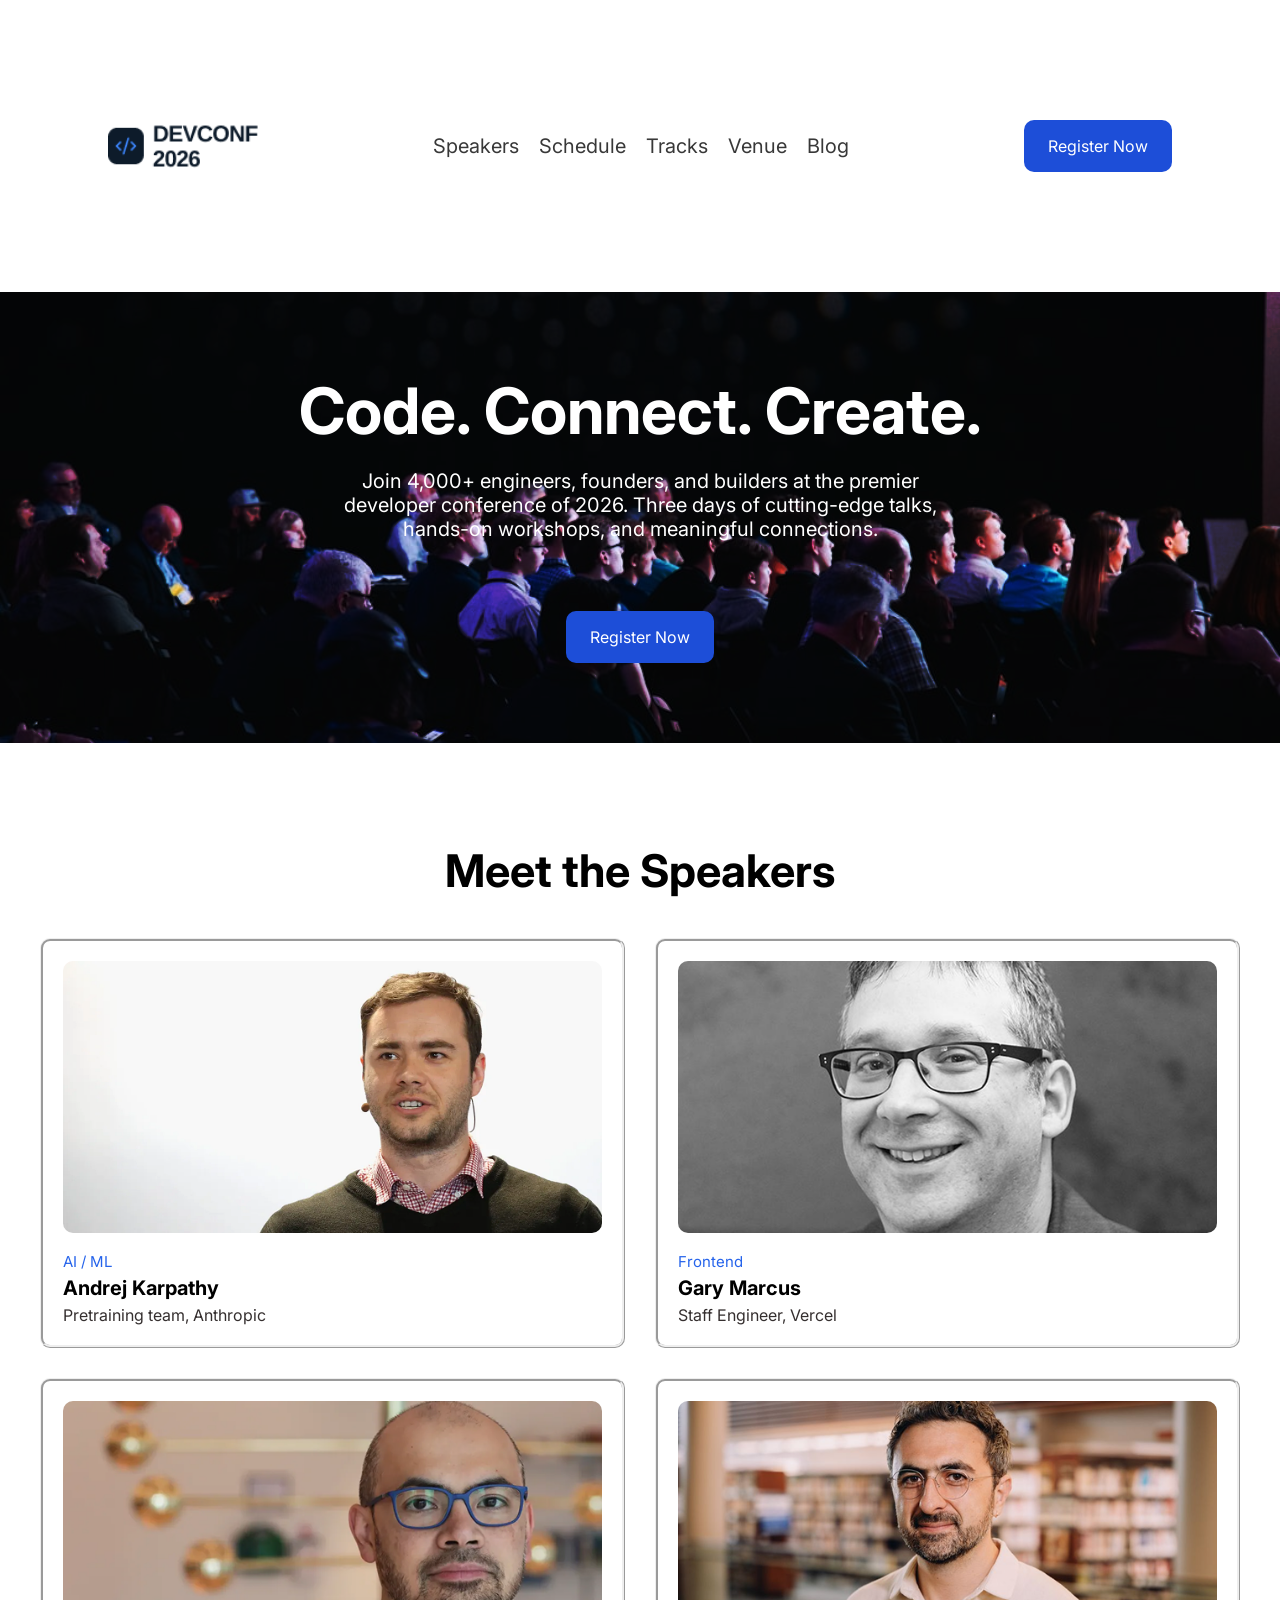
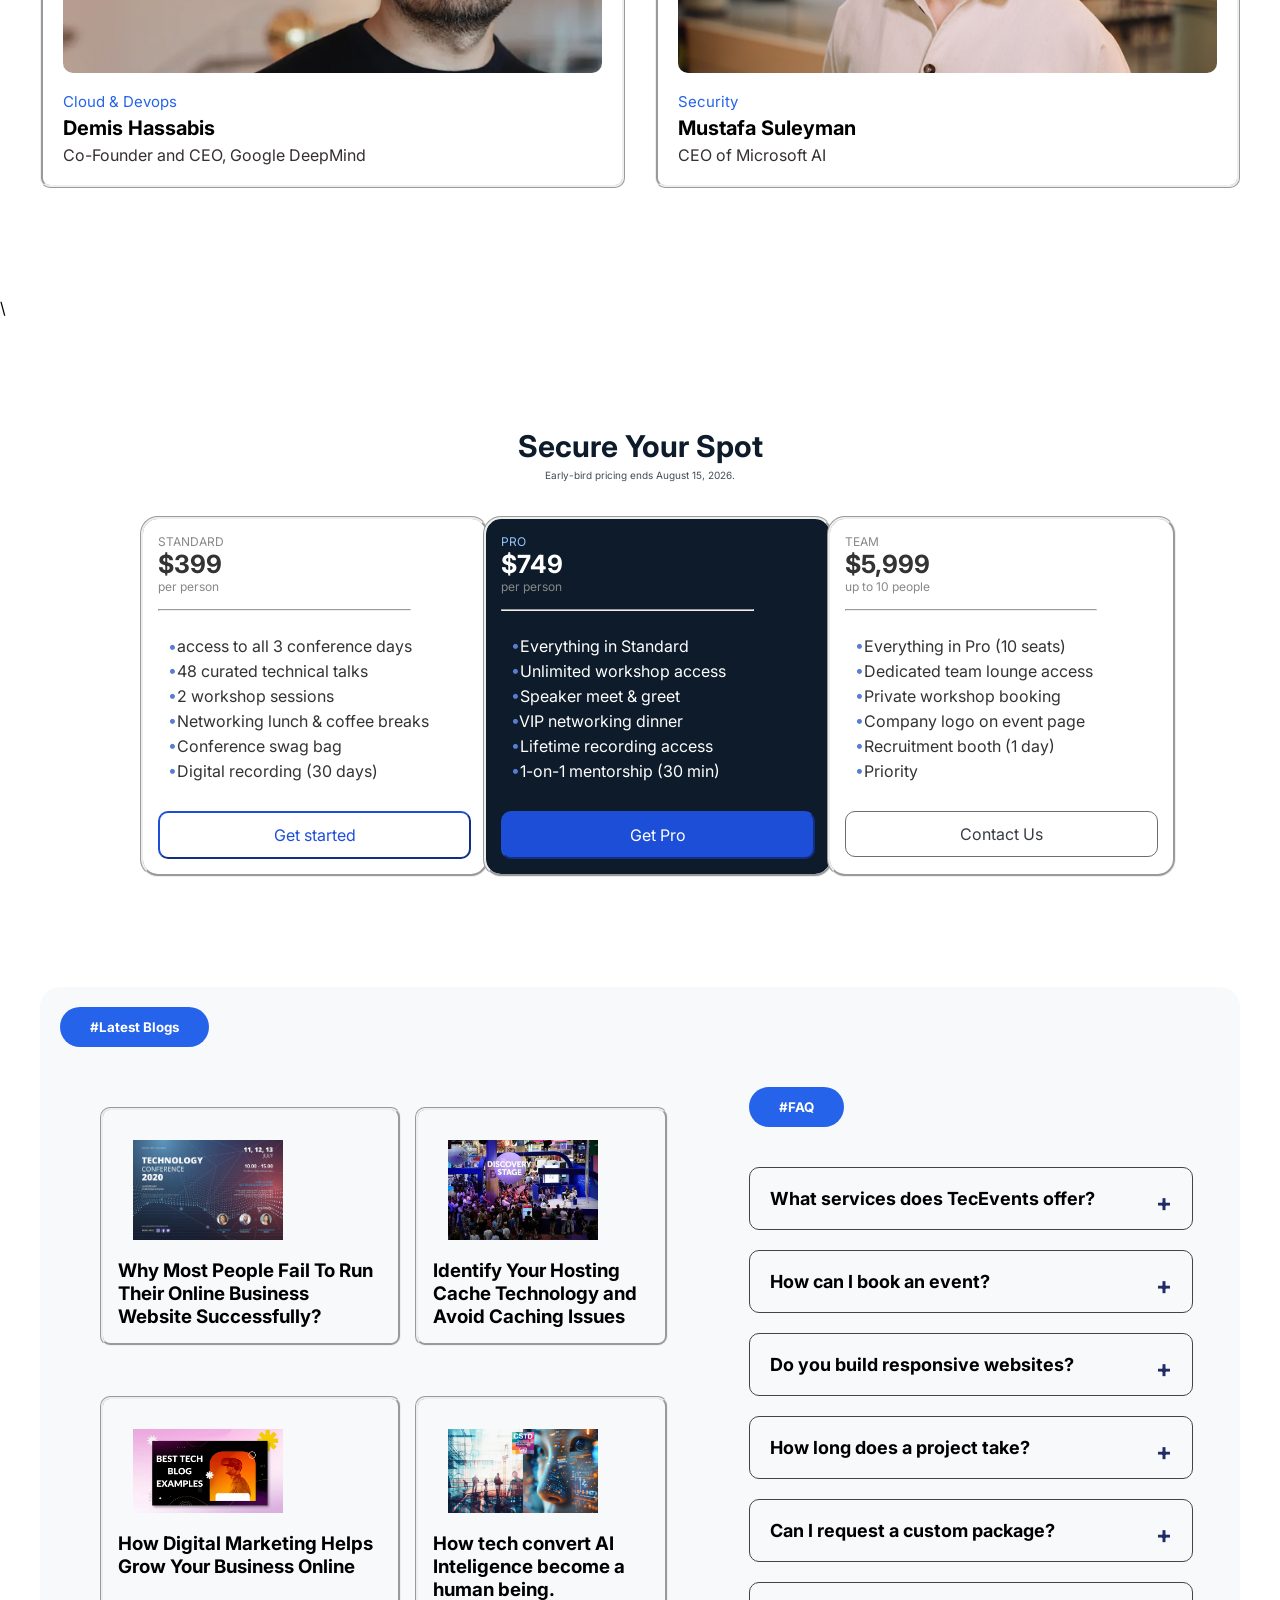
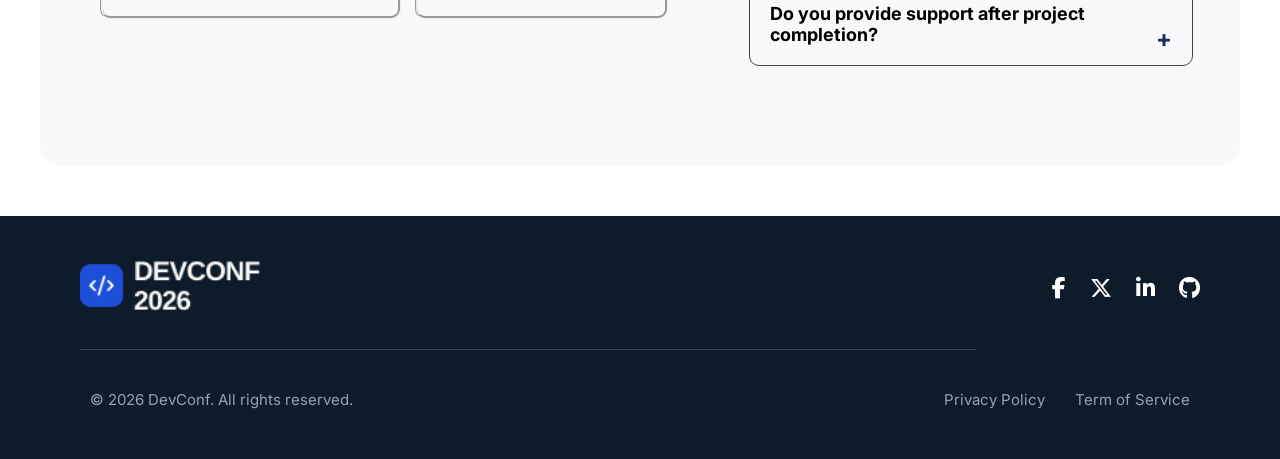
<file: index.html>
<!doctype html>
<html lang="en">
  <head>
    <meta charset="UTF-8" />
    <meta name="viewport" content="width=device-width, initial-scale=1.0" />
    <title>Document</title>
    <link rel="stylesheet" href="./styles.css" />
    <!-- google fonts -->
    <link rel="preconnect" href="https://fonts.googleapis.com" />
    <link rel="preconnect" href="https://fonts.gstatic.com" crossorigin />
    <link
      href="https://fonts.googleapis.com/css2?family=Inter:ital,opsz,wght@0,14..32,100..900;1,14..32,100..900&family=Open+Sans:ital,wght@0,300..800;1,300..800&display=swap"
      rel="stylesheet"
    />
    <link
      rel="stylesheet"
      href="https://cdnjs.cloudflare.com/ajax/libs/font-awesome/6.7.2/css/all.min.css"
    />
  </head>
  <!-- navigation section -->
  <body>
    <header>
      <div class="container">
        <nav class="nav-bar">
          <img src="./images/logo.png" alt="logo" />
          <ul class="nav-iteam">
            <li><a href="#speakers">Speakers</a></li>
            <li><a href="#Schedule">Schedule</a></li>
            <li><a href="#Tracks">Tracks</a></li>
            <li><a href="#Venue">Venue</a></li>
            <li><a href="#Blog">Blog</a></li>
          </ul>
          <button class="common-btn">Register Now</button>
        </nav>
      </div>
    </header>
    <!-- hero section -->
    <main>
      <section class="hero">
        <div class="hero-root">
          <h1>Code. Connect. Create.</h1>
          <p>
            Join 4,000+ engineers, founders, and builders at the premier
            developer conference of 2026. Three days of cutting-edge talks,
            hands-on workshops, and meaningful connections.
          </p>
          <button class="common-btn">Register Now</button>
        </div>
      </section>
    </main>
    <!-- end hero section -->
    <!-- speakers section -->
    <section class="speak-root">
      <div class="speakers-h"><h2>Meet the Speakers</h2></div>
      <div class="speakers">
        <div class="speakers-id">
          <img src="./images/andrej.png" alt="andrej karpathy" />
          <span class="skill">AI / ML</span>
          <h3>Andrej Karpathy</h3>
          <p>Pretraining team, Anthropic</p>
        </div>
        <div class="speakers-id">
          <img src="./images/gary.png" alt="Gary Marcus" />
          <span class="skill">Frontend</span>
          <h3>Gary Marcus</h3>
          <p>Staff Engineer, Vercel</p>
        </div>
        <div class="speakers-id">
          <img src="./images/demis.png" alt="demis hassabis" />
          <span class="skill">Cloud & Devops</span>
          <h3>Demis Hassabis</h3>
          <p>Co-Founder and CEO, Google DeepMind</p>
        </div>
        <div class="speakers-id">
          <img src="./images/mustafa.png" alt="mustafa" />
          <span class="skill">Security</span>
          <h3>Mustafa Suleyman</h3>
          <p>CEO of Microsoft AI</p>
        </div>
      </div>
    </section>
    <!-- end speakers section -->

    <!-- pricing plan -->\
    <section class="spot">
      <div class="premium-plan">
        <h3>Secure Your Spot</h3>
        <p>Early-bird pricing ends August 15, 2026.</p>
      </div>
      <div class="premium-card">
        <div class="card one">
          <p>STANDARD</p>
          <h3>$399</h3>
          <p>per person</p>
          <hr />
          <ul class="p-offers">
            <li>access to all 3 conference days</li>
            <li>48 curated technical talks</li>
            <li>2 workshop sessions</li>
            <li>Networking lunch & coffee breaks</li>
            <li>Conference swag bag</li>
            <li>Digital recording (30 days)</li>
          </ul>
          <button class="offers-btn-one">Get started</button>
        </div>
        <div class="card two">
          <p style="color: #93c5fd">PRO</p>
          <h3>$749</h3>
          <p>per person</p>
          <hr />
          <ul class="p-offers">
            <li>Everything in Standard</li>
            <li>Unlimited workshop access</li>
            <li>Speaker meet & greet</li>
            <li>VIP networking dinner</li>
            <li>Lifetime recording access</li>
            <li>1-on-1 mentorship (30 min)</li>
          </ul>
          <button class="offers-btn-two">Get Pro</button>
        </div>
        <div class="card three">
          <p>TEAM</p>
          <h3>$5,999</h3>
          <p>up to 10 people</p>
          <hr />
          <ul class="p-offers">
            <li>Everything in Pro (10 seats)</li>
            <li>Dedicated team lounge access</li>
            <li>Private workshop booking</li>
            <li>Company logo on event page</li>
            <li>Recruitment booth (1 day)</li>
            <li>Priority</li>
          </ul>
          <button class="offers-btn-three">Contact Us</button>
        </div>
      </div>
    </section>
    <!--Close plan card-->


    <!--#faq-->
     </div>

    <section class="btm-container">
      <div class="blog">

    <button class="btn"> #Latest Blogs</button>

    <div class="blog-container">

        <!-- Blog Card 1 -->
        <div class="card">
            <img src="./images/event 3.avif" alt="Blog photo">

            <h3>Why Most People Fail To Run Their Online Business Website Successfully?</h3>
        </div>

        <!-- Blog Card 2 -->
        <div class="card">
            <img src="./images/event one.png" alt="Blog photo">

            <h3>Identify Your Hosting Cache Technology and Avoid Caching Issues</h3>
        </div>

        <!-- Blog Card 3 -->
        <div class="card">
            <img src="./images/event two.webp" alt="Blog photo">

            <h3>How Digital Marketing Helps Grow Your Business Online</h3>
        </div>
        <!-- Blog Card 4 -->
        <div class="card">
            <img src="./images/event 4.jpg" alt="Blog photo">

            <h3>How tech convert AI Inteligence become a human being.</h3>
        </div>

    </div>

</div>
     
        
          <div  class="faq-container">
            <div class="faq"> 
              <button class="btn">#FAQ</button>
        <details >
            <summary>What services does TecEvents offer?</summary>

            <p>
                We provide event management, AI & ML Engineering, UI/UX, Web development, Cyber Secuirty, Web design.
            </p>
        </details>

        <!-- FAQ 2 -->
        <details>
            <summary>How can I book an event?</summary>

            <p>
                Contact us through our website or phone number.
                Our team will guide you through the booking process.
            </p>
        </details>

        <!-- FAQ 3 -->
        <details>
            <summary>Do you build responsive websites?</summary>

            <p>
                Yes. Every website we develop is fully responsive
                and works smoothly on mobile, tablet, and desktop.
            </p>
        </details>

        <!-- FAQ 4 -->
        <details>
            <summary>How long does a project take?</summary>

            <p>
                Project duration depends on complexity. Most
                websites take between 2–6 weeks.
            </p>
        </details>

        <!-- FAQ 5 -->
        <details>
            <summary>Can I request a custom package?</summary>

            <p>
                Absolutely! We create custom service packages
                based on your business needs and budget.
            </p>
        </details>

        <!-- FAQ 6 -->
        <details>
            <summary>Do you provide support after project completion?</summary>

            <p>
                Yes. We offer maintenance and technical support
                after your project is delivered.
            </p>
        </details>


          </div>
        </div>  
  
      
    </section>


    <!-- footer -->

    <footer class="footer">
      <div class="footer-top">
        <div class="logo">
          <img src="./images/footer-logo.png" alt="DevConf Logo" />
        </div>

        <div class="social-links">
          <a href="#"><i class="fa-brands fa-facebook-f"></i></a>
          <a href="#"><i class="fa-brands fa-x-twitter"></i></a>
          <a href="#"><i class="fa-brands fa-linkedin-in"></i></a>
          <a href="#"><i class="fa-brands fa-github"></i></a>
        </div>
      </div>

      <hr />

      <div class="footer-bottom">
        <p>&copy; 2026 DevConf. All rights reserved.</p>
        <div class="footer-span">
          <span>Privacy Policy</span>
          <span>Term of Service</span>
        </div>

      </div>
    </footer>
  </body>
</html>
</file>
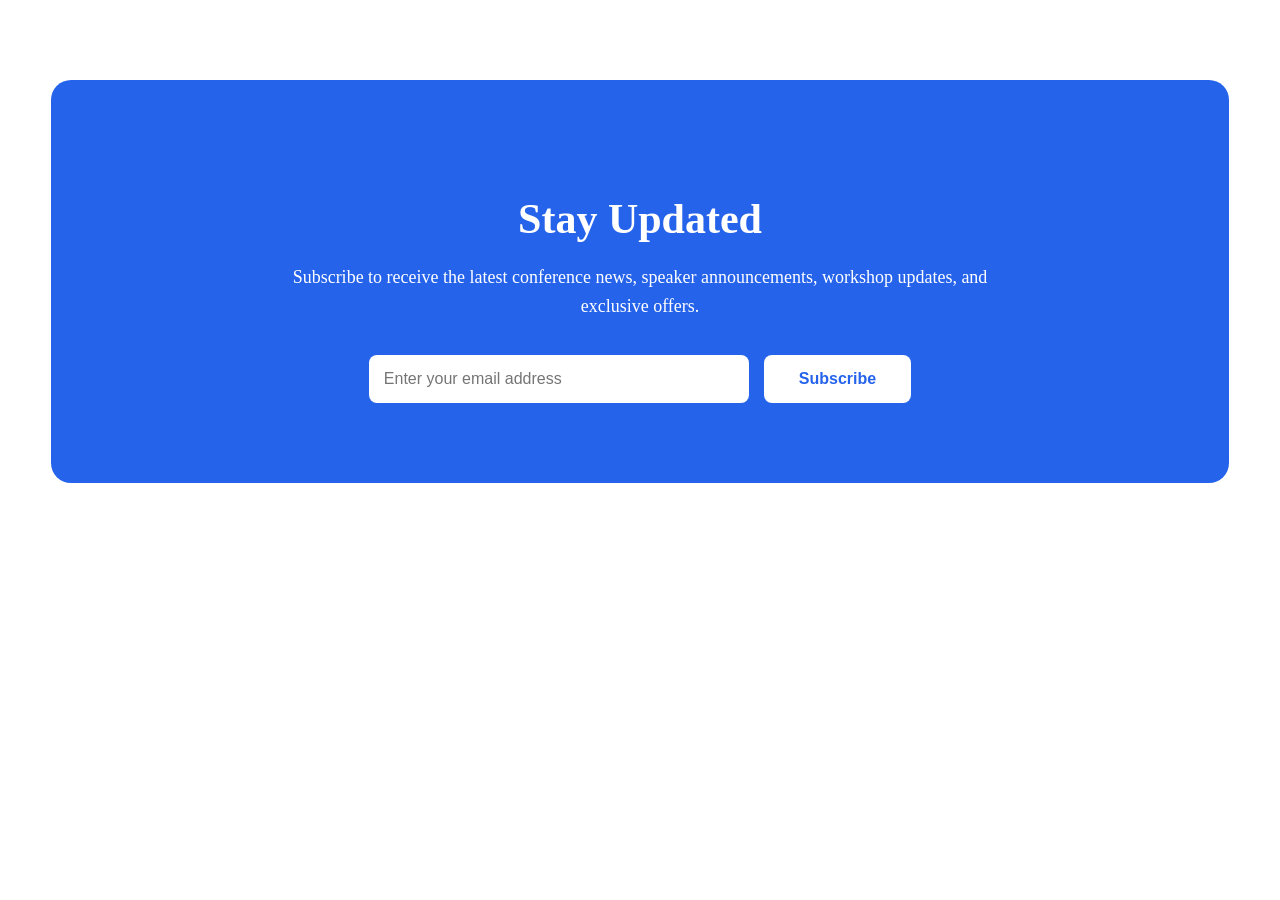
<file: html.html>
<!DOCTYPE html>
<html lang="en">
<head>
    <meta charset="UTF-8">
    <meta name="viewport" content="width=device-width, initial-scale=1.0">
    <title>Document</title>
    <style>
        .newsletter{
    background:#2563eb;
    color:white;
    padding:80px 20px;
    text-align:center;
    border-radius:20px;
    margin:80px auto;
    width:90%;
    max-width:1200px;
}

.newsletter h2{
    font-size:42px;
    margin-bottom:20px;
}

.newsletter p{
    font-size:18px;
    max-width:700px;
    margin:0 auto 35px;
    line-height:1.6;
}

.newsletter-form{
    display:flex;
    justify-content:center;
    gap:15px;
    flex-wrap:wrap;
}

.newsletter-form input{
    width:350px;
    padding:15px;
    border:none;
    border-radius:8px;
    font-size:16px;
}

.newsletter-form button{
    padding:15px 35px;
    border:none;
    background:white;
    color:#2563eb;
    font-size:16px;
    font-weight:bold;
    border-radius:8px;
    cursor:pointer;
    transition:.3s;
}

.newsletter-form button:hover{
    background:#dbeafe;
}
    </style>
</head>
<body>
    
</body>
</html>
<section class="newsletter">
    <div class="newsletter-content">
        <h2>Stay Updated</h2>

        <p>
            Subscribe to receive the latest conference news,
            speaker announcements, workshop updates, and exclusive offers.
        </p>

        <form class="newsletter-form">
            <input
                type="email"
                placeholder="Enter your email address"
            >

            <button type="submit">
                Subscribe
            </button>
        </form>
    </div>
</section>
</file>
<file: styles.css>
*{
    margin: 0;
    padding: 0;
    font-family: "Inter", sans-serif;
}
header{
    padding:0 8px;
    margin-top: 0;  
}

img{
    width: 150px;
    height: auto;
}
.container{
 max-width: 1200px;
 margin: auto;
 font-size: 20px;
}

 .nav-bar{
    display: flex;
    justify-content: space-between;
    align-items: center;
    padding: 20px 0;
}
.nav-iteam{
    display: flex;
    gap: 20px;
    list-style: none;
    text-decoration: none;

}


/*button*/

.common-btn{
    padding: 16px 24px;
    background-color: #1d4ed8FF;
    color: #fff;
    border: none;
    font-size: 16px;
    border-radius: 10px;
    cursor: pointer;
}
.nav-iteam a{
    color:hsl(0, 0%, 22%);
    text-decoration: none;
}
/*hero*/
.hero {
    margin: auto;
    max-width: 1280px;

}
.hero-root{
    display: flex;
    flex-direction: column;
    justify-content: center;
    align-items: center;
    text-align: center;
    padding: 80px 0;
    background-blend-mode: overlay;
    background-position: center;
     background-image:
    linear-gradient(rgba(0,0,0,.6),rgba(0,0,0,.6)),
    url("./images/banner.png");

    background-size:cover;
    background-position:center;
    background-repeat:no-repeat;
}
.hero h1{
font-size: 64px;
color: #fff;
}
.hero p{
    font-size: 20px;
    margin: 20px 0;
    width: 50%;
    padding-bottom: 50px;
    color: #fff;
}
.container{
    padding: 100px; 
}
.container h2{
    font-size: 32px;
    margin-bottom: 30px;
    text-align: center;
}
/*speakers*/
.speak-root{
    max-width:1200px;
    margin:80px auto;
    padding:20px;
   
}
/*header-speaker*/

.speakers-h{
    text-align:center;
    margin-bottom:40px;
    font-size: 30px;
    font-weight: bold;
    
}

.speakers{
    display:grid;
    grid-template-columns:repeat(2,1fr);
    gap:30px;
    margin-bottom: 10px;
}

.speakers-id{
    border-radius:10px;
    padding:20px;
    text-align:left;
    border-style: ridge;
}


.speakers-id img{
    width:100%;
    border-radius:10px;
}

.skill{
    display:inline-block;
    color:#2563EB;  
    margin-bottom: 5px;
    margin-top:15px;
    font-size: 15px;
}


.speakers-id p{
    padding-top: 5px;
    color:#352f2f;
}
.speakers-id h3{
    font-size: 20px;
}
/*speakers end*/    

/*pricing plan*/
hr{
    max-width: 80%;
    margin: 15px 0;
}
.premium-plan h3{
    text-align:center;
    margin-bottom:5px;
    font-size: 30px;
    font-weight: bold;
    color: #0D1B2A;
}
.premium-plan p{
    text-align:center;
    margin-bottom:5px;
    font-size: 10px;
    color: #424b55;
}
.premium-plan{
    align-items: center;
    padding: 10px;
    margin-bottom: 20px;
}
.spot{
     max-width: 1000px;
    margin:80px auto;
    padding:20px;
}
 
.premium-card{
    display:grid;
    grid-template-columns:repeat(3,1fr);
    gap:30px;
     margin-bottom: 10px;
}
.card{
    border-radius:10px;
    padding:20px;
    text-align:left;
    border-style: groove;
}
.p-offers{
    list-style-type: none;
    padding: 5px;
    
}
.p-offers li::before{
     content: "•";
     color: #577ed3;
     gap: 5px;
}
.p-offers li{
    margin: 5px;
}
/*card-offers-ss*/
.one{
     background-color: #ffffff; 
    color: #333333;              
    padding: 20px;
    border-radius: 18px;}
.two{
     background-color: #0D1B2A; 
    color: #FFFFFF;              
    padding: 20px;
    border-radius: 18px;
}
.three{
    background-color: #ffffff; 
    color: #333333;              
    padding: 20px;
    border-radius: 18px;
}
.premium-card p{
    color: #888888;
    font-size: 12px;
    
}
.premium-card h3{
    font-weight: bold;
    font-size: 25px;

}
.offers-btn-one{
    padding: 12px 30px;
    background-color: #fff;
    color: #1d4ed8FF;
    border: 1px sold #1d4ed8FF;
    border-color: #1d4ed8FF;
    font-size: 16px;
    border-radius: 10px;
    cursor: pointer;
    width: 100%;
    margin-top: 20px;
    
   
}
.offers-btn-one:hover{
     background:#4975ec;
}
.offers-btn-two{
    padding: 12px 30px;
    background-color: #1d4ed8FF;
    color: #fff;
    border: 1px sold #1d4ed8FF;
    border-color: #1d4ed8FF;
    font-size: 16px;
    border-radius: 10px;
    cursor: pointer;
    width: 100%;
    margin-top: 20px;

    
}
.offers-btn-two:hover{
     background:#4975ec;
}
.offers-btn-three{
    padding: 12px 30px;
    background-color: #fff;
    color: rgb(57, 60, 70);
    border: 1px solid;
    border-color: rgb(110, 110, 110);
    font-size: 16px;
    border-radius: 10px;
    cursor: pointer;
     width: 100%;
    margin-top: 20px;

}
.offers-btn-three:hover{
     background:#4975ec;
}

/* FAQ Section */

.faq{
    width:90%;
    max-width:1200px;
    margin:80px auto;
}

/* Grid */

.faq-container{
    display:grid;
    grid-template-columns:repeat(2,1fr);
    gap:20px;
}

/* FAQ Box */

details{
    background:#F8F9FB;
    border:1px solid #444;
    border-radius:10px;
    overflow:hidden;
    margin: 20px;
}

/* Question */

summary{
    padding:20px;
    cursor:pointer;
    list-style:none;
    font-size:18px;
    font-weight:bold;
    position:relative;
}


summary::after{
    content:"+";
    position:absolute;
    right:20px;
    font-size:24px;
    color:#202b68;
}


/* Answer */

details p{
    padding:0 20px 20px;
    color:#000000;
    line-height:1.8;
}

/* Active Question */

details[open] summary{
    color:#1f4185;
}

    .faq-container{
        grid-template-columns:1fr;
    }

    /*blog*/
.btm-container{
    display: grid;
    grid-template-columns: repeat(2,1fr);
    gap: 80px;
    width: 100%;
    background-color: #F8F9FB;
    border-radius: 20px;
    max-width: 1200px;
    margin: auto;

}

/*blog-btn*/
.btn{
     background:#2563eb;
    color:white;
    border:none;

    padding:12px 30px;

    border-radius:40px;

    font-weight:bold;
    transition:.3s;
    border-radius:40px;
    font-weight:bold;
    margin: 20px;
}
.btn:hover{
    background:#1d4ed8;
}
/*blog container*/

.blog-container{
    display:grid;
    grid-template-columns:55% 45%;
    gap:50px;
    margin-left: 20px;
    padding:40px;
    
}
.blog-container .btn{
    text-align: center;
    align-items: center;
}
/* blog-card*/
.card{
    width:100%;
    padding: 15px;
    align-items: center;
    gap: 15px;
}

.card img{
    padding:15px;
    border-radius:12px;
}

/*footer*/

.footer{
    background:#0D1B2A;
    color:white;
    padding:40px 80px;
    margin-top: 50px;
}

.footer-top{
    display:flex;
    justify-content:space-between;
    align-items:center;
}
/*logo-footer*/

.logo img{
    width:180px;
}

.social-links a{
    color:white;
    font-size:22px;
    margin-left:20px;
    text-decoration:none;
    transition:.3s;
}

.social-links a:hover{
    color:#2563eb;
}

.footer hr{
    margin:30px 0;
    border:none;
    border-top:1px solid #334155;
}

.footer-bottom{
    display:flex;
    justify-content: space-between;
    align-items: center;
    color:#94a3b8;
    font-size:15px;
    padding: 10px;
    
}
.footer-span{
     display: flex;
    gap: 30px;
    
}
/*end*/
</file>
